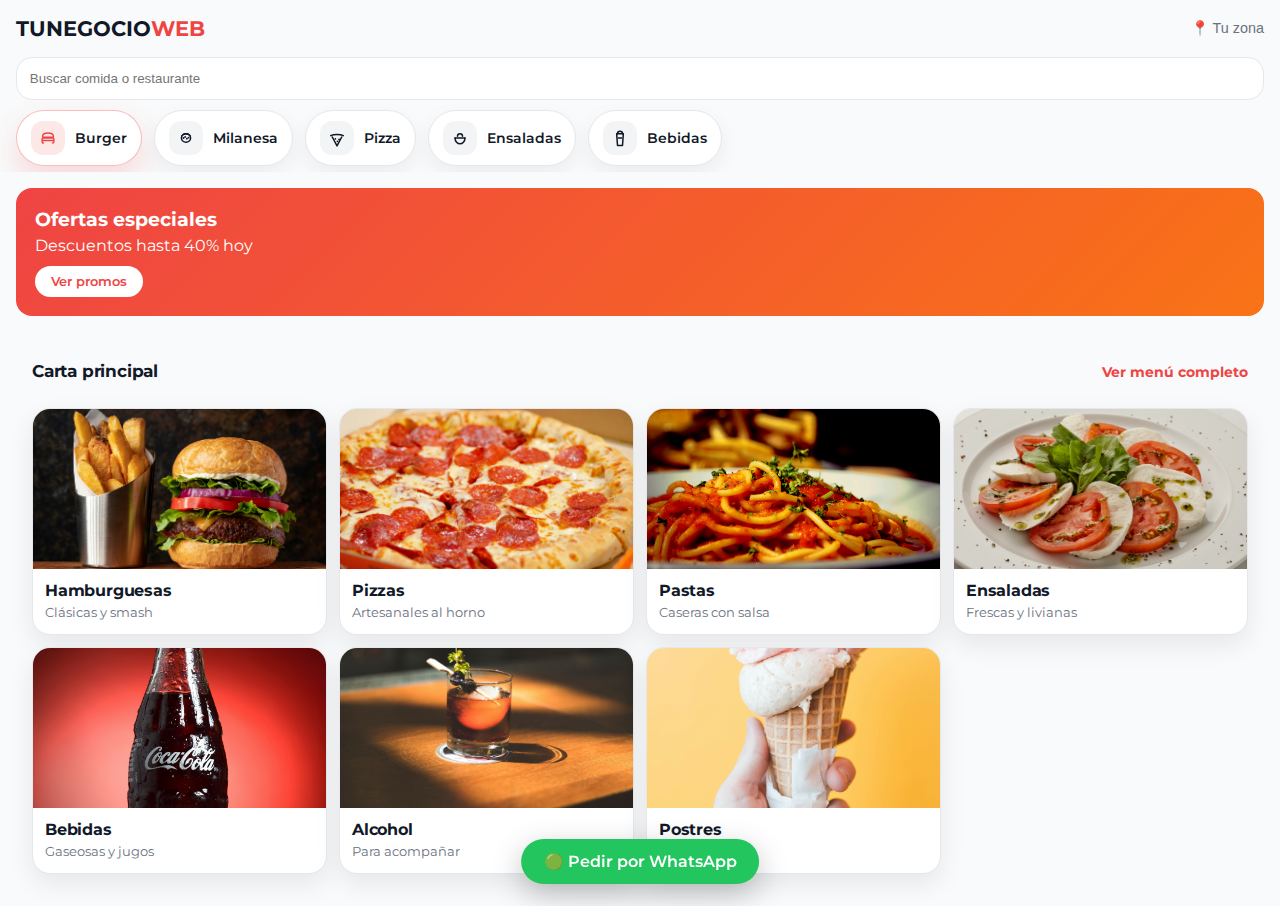
<file: index.html>
<!DOCTYPE html>
<html lang="es">
<head>
  <meta charset="UTF-8">
  <title>Tu Restaurante | Pedí Online</title>
  <meta name="viewport" content="width=device-width, initial-scale=1.0">

  <!-- Google Font -->
  <link rel="preconnect" href="https://fonts.googleapis.com">
  <link rel="preconnect" href="https://fonts.gstatic.com" crossorigin>
  <link href="https://fonts.googleapis.com/css2?family=Montserrat:wght@400;600;700&display=swap" rel="stylesheet">

  <link rel="stylesheet" href="styles.css">
</head>
<body>

  <!-- HEADER -->
  <header class="header">
    <h1 class="logo">TUNEGOCIO<span>WEB</span></h1>
    <button class="location-btn">📍 Tu zona</button>
  </header>

  <!-- BUSCADOR -->
  <section class="search">
    <input type="text" placeholder="Buscar comida o restaurante">
  </section>

  <!-- CATEGORÍAS -->
 <section class="catbar" aria-label="Categorías">
  <a class="cat-item is-active" href="#burgers">
    <span class="cat-ico" aria-hidden="true">
      <!-- Burger -->
      <svg viewBox="0 0 24 24">
        <path d="M6 11h12M6 15h12" fill="none" stroke="currentColor" stroke-width="1.8" stroke-linecap="round"/>
        <path d="M5.5 10.2c0-2.3 2.5-4.2 6.5-4.2s6.5 1.9 6.5 4.2" fill="none" stroke="currentColor" stroke-width="1.8" stroke-linecap="round"/>
        <path d="M6.5 18c-.8 0-1.5-.7-1.5-1.5V13c0-.6.4-1 1-1h12c.6 0 1 .4 1 1v3.5c0 .8-.7 1.5-1.5 1.5" fill="none" stroke="currentColor" stroke-width="1.8" stroke-linecap="round"/>
      </svg>
    </span>
    <span class="cat-label">Burger</span>
  </a>

  <a class="cat-item" href="#milanesas">
    <span class="cat-ico" aria-hidden="true">
      <!-- Milanesa -->
      <svg viewBox="0 0 24 24">
        <path d="M7 9.5c1.2-1.6 3-2.5 5-2.5s3.8.9 5 2.5" fill="none" stroke="currentColor" stroke-width="1.8" stroke-linecap="round"/>
        <path d="M6.5 12c0-2.8 2.5-5 5.5-5s5.5 2.2 5.5 5-2.5 5-5.5 5S6.5 14.8 6.5 12Z" fill="none" stroke="currentColor" stroke-width="1.8"/>
        <path d="M9 12h.01M11 10.7h.01M13 12.8h.01M15 11.6h.01" fill="none" stroke="currentColor" stroke-width="2.2" stroke-linecap="round"/>
      </svg>
    </span>
    <span class="cat-label">Milanesa</span>
  </a>

  <a class="cat-item" href="#pizzas">
    <span class="cat-ico" aria-hidden="true">
      <!-- Pizza -->
      <svg viewBox="0 0 24 24">
        <path d="M4.5 9.2C8 7.2 16 7.2 19.5 9.2" fill="none" stroke="currentColor" stroke-width="1.8" stroke-linecap="round"/>
        <path d="M6 10.2l6 11.3 6-11.3" fill="none" stroke="currentColor" stroke-width="1.8" stroke-linejoin="round"/>
        <path d="M10 13h.01M12.5 16h.01M14.5 13.8h.01" fill="none" stroke="currentColor" stroke-width="2.2" stroke-linecap="round"/>
      </svg>
    </span>
    <span class="cat-label">Pizza</span>
  </a>

  <a class="cat-item" href="#ensaladas">
    <span class="cat-ico" aria-hidden="true">
      <!-- Ensalada -->
      <svg viewBox="0 0 24 24">
        <path d="M6 12c0 4 3 7 6 7s6-3 6-7" fill="none" stroke="currentColor" stroke-width="1.8" stroke-linecap="round"/>
        <path d="M6 12h12" fill="none" stroke="currentColor" stroke-width="1.8" stroke-linecap="round"/>
        <path d="M9 10c0-1.7 1.4-3 3-3s3 1.3 3 3" fill="none" stroke="currentColor" stroke-width="1.8" stroke-linecap="round"/>
      </svg>
    </span>
    <span class="cat-label">Ensaladas</span>
  </a>

  <a class="cat-item" href="#bebidas">
    <span class="cat-ico" aria-hidden="true">
      <!-- Bebida -->
      <svg viewBox="0 0 24 24">
        <path d="M8 7h8l-1 14H9L8 7Z" fill="none" stroke="currentColor" stroke-width="1.8" stroke-linejoin="round"/>
        <path d="M9 7c0-2 1.5-3 3-3s3 1 3 3" fill="none" stroke="currentColor" stroke-width="1.8" stroke-linecap="round"/>
        <path d="M10 12h4" fill="none" stroke="currentColor" stroke-width="1.8" stroke-linecap="round"/>
      </svg>
    </span>
    <span class="cat-label">Bebidas</span>
  </a>
</section>

  <!-- PROMO -->
  <section class="promo">
    <div class="promo-card">
      <h2>Ofertas especiales</h2>
      <p>Descuentos hasta 40% hoy</p>
      <a href="#" class="btn">Ver promos</a>
    </div>
  </section>
   <!-- CARTA PRINCIPAL (VISTA APP - SIN PRECIOS) -->
<section class="dishes" id="carta">
  <div class="section-title">
    <h3>Carta principal</h3>
    <a class="see-all" href="menu-completo.html">Ver menú completo</a>
  </div>

  <div class="menu-grid">
    <a class="menu-tile" href="menu-completo.html#burgers">
      <img src="images/hamburguesa.jpg" alt="Hamburguesas">
      <div class="menu-meta">
        <h4>Hamburguesas</h4>
        <p>Clásicas y smash</p>
      </div>
    </a>

    <a class="menu-tile" href="menu-completo.html#pizzas">
      <img src="images/pizza.jpg" alt="Pizzas">
      <div class="menu-meta">
        <h4>Pizzas</h4>
        <p>Artesanales al horno</p>
      </div>
    </a>

    <a class="menu-tile" href="menu-completo.html#pastas">
      <img src="images/fideos.jpg" alt="Pastas">
      <div class="menu-meta">
        <h4>Pastas</h4>
        <p>Caseras con salsa</p>
      </div>
    </a>

    <a class="menu-tile" href="menu-completo.html#ensaladas">
      <img src="images/ensalada.jpg" alt="Ensaladas">
      <div class="menu-meta">
        <h4>Ensaladas</h4>
        <p>Frescas y livianas</p>
      </div>
    </a>

    <a class="menu-tile" href="menu-completo.html#bebidas">
      <img src="images/coca.jpg" alt="Bebidas">
      <div class="menu-meta">
        <h4>Bebidas</h4>
        <p>Gaseosas y jugos</p>
      </div>
    </a>

    <a class="menu-tile" href="menu-completo.html#bebidas">
      <img src="images/alcohol.jpg" alt="Alcohol">
      <div class="menu-meta">
        <h4>Alcohol</h4>
        <p>Para acompañar</p>
      </div>
    </a>

    <a class="menu-tile" href="menu-completo.html#postres">
      <img src="images/helado.jpg" alt="Postres">
      <div class="menu-meta">
        <h4>Postres</h4>
        <p>Dulce final</p>
      </div>
    </a>
  </div>
</section>

 

  <!-- BOTÓN WHATSAPP -->
  <a href="#" class="whatsapp-btn">🟢 Pedir por WhatsApp</a>
<script>
  const categories = document.querySelectorAll(".cat-item");

  categories.forEach(cat => {
    cat.addEventListener("click", (e) => {
      e.preventDefault(); // evita el salto brusco

      // activo visual
      categories.forEach(c => c.classList.remove("is-active"));
      cat.classList.add("is-active");

      // scroll a la sección
      const targetId = cat.getAttribute("href");
      const target = document.querySelector(targetId);

      if (target) {
        target.scrollIntoView({
          behavior: "smooth",
          block: "start"
        });
      }
    });
  });
</script>


</body>
</html>
</file>
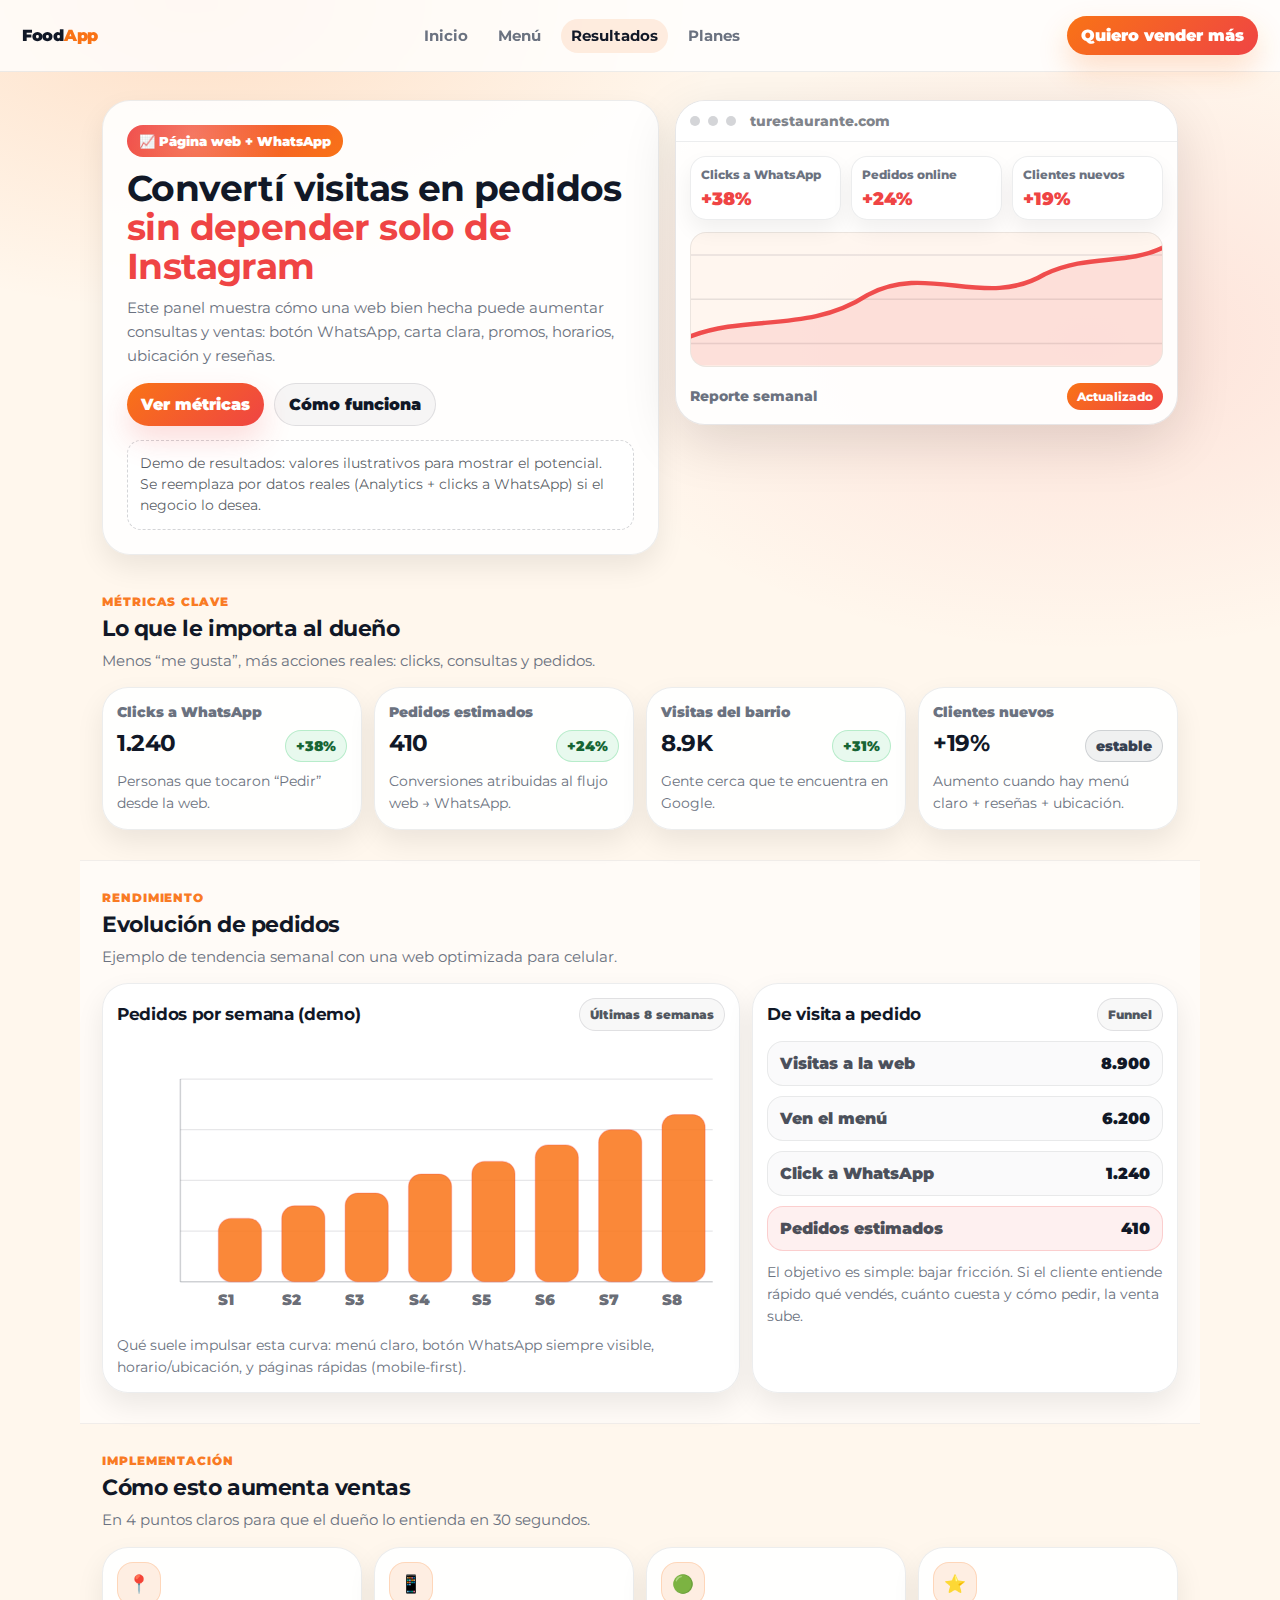
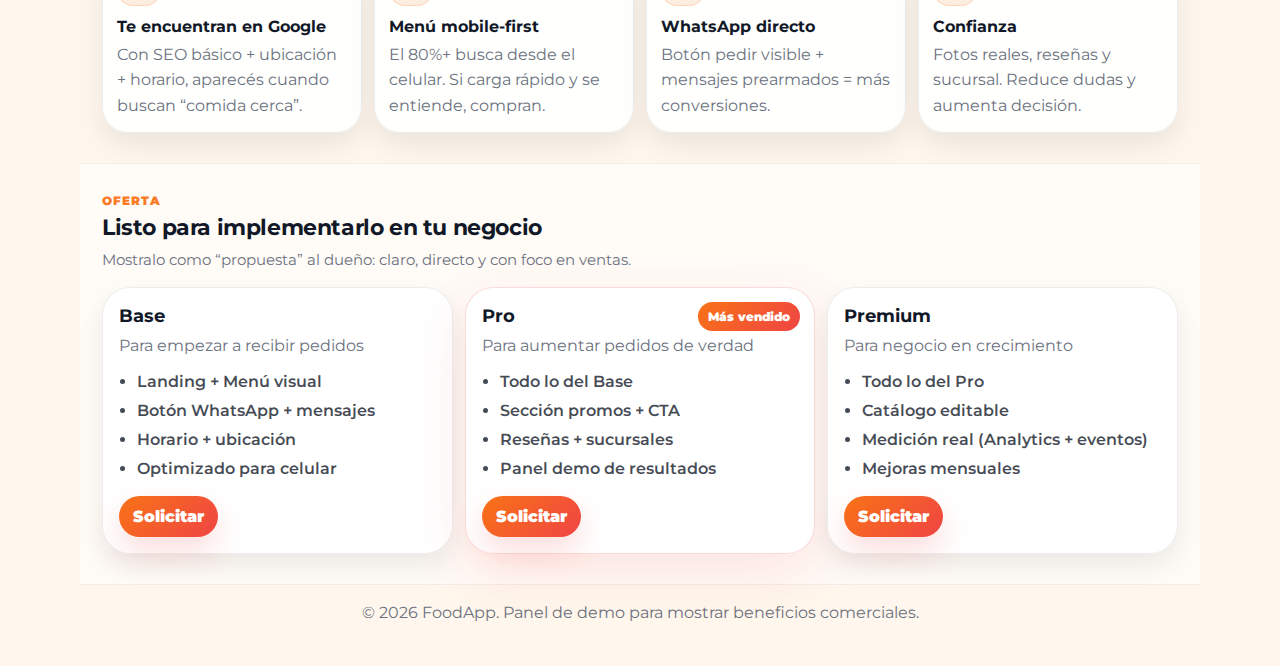
<file: impacto.html>
<!DOCTYPE html>
<html lang="es">
<head>
  <meta charset="UTF-8" />
  <title>FoodApp | Resultados y Ventas</title>
  <meta name="viewport" content="width=device-width, initial-scale=1.0" />

  <!-- Font -->
  <link rel="preconnect" href="https://fonts.googleapis.com">
  <link rel="preconnect" href="https://fonts.gstatic.com" crossorigin>
  <link href="https://fonts.googleapis.com/css2?family=Montserrat:wght@400;600;700;800&display=swap" rel="stylesheet">

  <link rel="stylesheet" href="styles-impacto.css">
</head>

<body>
  <!-- TOPBAR -->
  <header class="topbar">
    <a class="brand" href="index.html">Food<span>App</span></a>

    <nav class="nav">
      <a class="nav-link" href="index.html">Inicio</a>
      <a class="nav-link" href="menu.html">Menú</a>
      <a class="nav-link is-active" href="impacto.html">Resultados</a>
      <a class="nav-link" href="#planes">Planes</a>
    </nav>

    <a class="cta" href="#planes">Quiero vender más</a>
  </header>

  <main class="page">

    <!-- HERO -->
    <section class="hero">
      <div class="hero-card">
        <p class="pill">📈 Página web + WhatsApp</p>
        <h1>Convertí visitas en pedidos<br><span>sin depender solo de Instagram</span></h1>

        <p class="hero-text">
          Este panel muestra cómo una web bien hecha puede aumentar consultas y ventas:
          botón WhatsApp, carta clara, promos, horarios, ubicación y reseñas.
        </p>

        <div class="hero-actions">
          <a class="btn btn-primary" href="#kpis">Ver métricas</a>
          <a class="btn btn-ghost" href="#como">Cómo funciona</a>
        </div>

        <div class="note">
          Demo de resultados: valores ilustrativos para mostrar el potencial.
          Se reemplaza por datos reales (Analytics + clicks a WhatsApp) si el negocio lo desea.
        </div>
      </div>

      <div class="hero-media" aria-hidden="true">
        <div class="screen">
          <div class="screen-top">
            <span class="dot"></span><span class="dot"></span><span class="dot"></span>
            <span class="screen-url">turestaurante.com</span>
          </div>

          <div class="screen-body">
            <div class="mini-kpis">
              <div class="mini">
                <span class="mini-title">Clicks a WhatsApp</span>
                <strong class="mini-val">+38%</strong>
              </div>
              <div class="mini">
                <span class="mini-title">Pedidos online</span>
                <strong class="mini-val">+24%</strong>
              </div>
              <div class="mini">
                <span class="mini-title">Clientes nuevos</span>
                <strong class="mini-val">+19%</strong>
              </div>
            </div>

            <!-- mini chart -->
            <svg class="spark" viewBox="0 0 320 90" role="img" aria-label="Tendencia de pedidos">
              <path class="gridline" d="M0 75H320"></path>
              <path class="gridline" d="M0 45H320"></path>
              <path class="gridline" d="M0 15H320"></path>

              <path class="line" d="M0 70 C40 55, 80 68, 120 42 C160 20, 200 52, 240 28 C270 14, 295 22, 320 10"></path>
              <path class="fill" d="M0 70 C40 55, 80 68, 120 42 C160 20, 200 52, 240 28 C270 14, 295 22, 320 10 L320 90 L0 90 Z"></path>
            </svg>

            <div class="screen-footer">
              <span>Reporte semanal</span>
              <span class="badge">Actualizado</span>
            </div>
          </div>
        </div>
      </div>
    </section>

    <!-- KPIs -->
    <section id="kpis" class="section">
      <div class="section-head">
        <p class="kicker">Métricas clave</p>
        <h2>Lo que le importa al dueño</h2>
        <p class="sub">Menos “me gusta”, más acciones reales: clicks, consultas y pedidos.</p>
      </div>

      <div class="kpi-grid">
        <article class="kpi">
          <span class="kpi-label">Clicks a WhatsApp</span>
          <div class="kpi-row">
            <strong class="kpi-val">1.240</strong>
            <span class="kpi-delta up">+38%</span>
          </div>
          <p class="kpi-note">Personas que tocaron “Pedir” desde la web.</p>
        </article>

        <article class="kpi">
          <span class="kpi-label">Pedidos estimados</span>
          <div class="kpi-row">
            <strong class="kpi-val">410</strong>
            <span class="kpi-delta up">+24%</span>
          </div>
          <p class="kpi-note">Conversiones atribuidas al flujo web → WhatsApp.</p>
        </article>

        <article class="kpi">
          <span class="kpi-label">Visitas del barrio</span>
          <div class="kpi-row">
            <strong class="kpi-val">8.9K</strong>
            <span class="kpi-delta up">+31%</span>
          </div>
          <p class="kpi-note">Gente cerca que te encuentra en Google.</p>
        </article>

        <article class="kpi">
          <span class="kpi-label">Clientes nuevos</span>
          <div class="kpi-row">
            <strong class="kpi-val">+19%</strong>
            <span class="kpi-delta flat">estable</span>
          </div>
          <p class="kpi-note">Aumento cuando hay menú claro + reseñas + ubicación.</p>
        </article>
      </div>
    </section>

    <!-- CHARTS -->
    <section class="section section-alt">
      <div class="section-head">
        <p class="kicker">Rendimiento</p>
        <h2>Evolución de pedidos</h2>
        <p class="sub">Ejemplo de tendencia semanal con una web optimizada para celular.</p>
      </div>

      <div class="charts">
        <article class="chart-card">
          <div class="chart-head">
            <h3>Pedidos por semana (demo)</h3>
            <span class="chip">Últimas 8 semanas</span>
          </div>

          <svg class="bar" viewBox="0 0 480 220" role="img" aria-label="Barras de pedidos por semana">
            <!-- grid -->
            <path class="g" d="M50 30H470"></path>
            <path class="g" d="M50 70H470"></path>
            <path class="g" d="M50 110H470"></path>
            <path class="g" d="M50 150H470"></path>
            <path class="axis" d="M50 190H470"></path>
            <path class="axis" d="M50 30V190"></path>

            <!-- bars (x=80..450) -->
            <rect class="b" x="80"  y="140" width="34" height="50" rx="10"></rect>
            <rect class="b" x="130" y="130" width="34" height="60" rx="10"></rect>
            <rect class="b" x="180" y="120" width="34" height="70" rx="10"></rect>
            <rect class="b" x="230" y="105" width="34" height="85" rx="10"></rect>
            <rect class="b" x="280" y="95"  width="34" height="95" rx="10"></rect>
            <rect class="b" x="330" y="82"  width="34" height="108" rx="10"></rect>
            <rect class="b" x="380" y="70"  width="34" height="120" rx="10"></rect>
            <rect class="b" x="430" y="58"  width="34" height="132" rx="10"></rect>

            <!-- labels -->
            <text class="t" x="80"  y="208">S1</text>
            <text class="t" x="130" y="208">S2</text>
            <text class="t" x="180" y="208">S3</text>
            <text class="t" x="230" y="208">S4</text>
            <text class="t" x="280" y="208">S5</text>
            <text class="t" x="330" y="208">S6</text>
            <text class="t" x="380" y="208">S7</text>
            <text class="t" x="430" y="208">S8</text>
          </svg>

          <p class="chart-note">
            Qué suele impulsar esta curva: menú claro, botón WhatsApp siempre visible, horario/ubicación,
            y páginas rápidas (mobile-first).
          </p>
        </article>

        <article class="chart-card">
          <div class="chart-head">
            <h3>De visita a pedido</h3>
            <span class="chip">Funnel</span>
          </div>

          <div class="funnel">
            <div class="step">
              <span class="name">Visitas a la web</span>
              <strong class="val">8.900</strong>
            </div>
            <div class="step">
              <span class="name">Ven el menú</span>
              <strong class="val">6.200</strong>
            </div>
            <div class="step">
              <span class="name">Click a WhatsApp</span>
              <strong class="val">1.240</strong>
            </div>
            <div class="step highlight">
              <span class="name">Pedidos estimados</span>
              <strong class="val">410</strong>
            </div>
          </div>

          <p class="chart-note">
            El objetivo es simple: bajar fricción. Si el cliente entiende rápido qué vendés,
            cuánto cuesta y cómo pedir, la venta sube.
          </p>
        </article>
      </div>
    </section>

    <!-- COMO FUNCIONA -->
    <section id="como" class="section">
      <div class="section-head">
        <p class="kicker">Implementación</p>
        <h2>Cómo esto aumenta ventas</h2>
        <p class="sub">En 4 puntos claros para que el dueño lo entienda en 30 segundos.</p>
      </div>

      <div class="how">
        <article class="how-card">
          <div class="ico">📍</div>
          <h3>Te encuentran en Google</h3>
          <p>Con SEO básico + ubicación + horario, aparecés cuando buscan “comida cerca”.</p>
        </article>

        <article class="how-card">
          <div class="ico">📱</div>
          <h3>Menú mobile-first</h3>
          <p>El 80%+ busca desde el celular. Si carga rápido y se entiende, compran.</p>
        </article>

        <article class="how-card">
          <div class="ico">🟢</div>
          <h3>WhatsApp directo</h3>
          <p>Botón pedir visible + mensajes prearmados = más conversiones.</p>
        </article>

        <article class="how-card">
          <div class="ico">⭐</div>
          <h3>Confianza</h3>
          <p>Fotos reales, reseñas y sucursal. Reduce dudas y aumenta decisión.</p>
        </article>
      </div>
    </section>

    <!-- PLANES -->
    <section id="planes" class="section section-alt">
      <div class="section-head">
        <p class="kicker">Oferta</p>
        <h2>Listo para implementarlo en tu negocio</h2>
        <p class="sub">Mostralo como “propuesta” al dueño: claro, directo y con foco en ventas.</p>
      </div>

      <div class="plans">
        <article class="plan">
          <h3>Base</h3>
          <p class="plan-sub">Para empezar a recibir pedidos</p>
          <ul>
            <li>Landing + Menú visual</li>
            <li>Botón WhatsApp + mensajes</li>
            <li>Horario + ubicación</li>
            <li>Optimizado para celular</li>
          </ul>
          <a class="btn btn-primary" href="https://wa.me/5491112345678?text=Hola!%20Quiero%20el%20plan%20Base" target="_blank" rel="noopener">Solicitar</a>
        </article>

        <article class="plan pro">
          <div class="tag">Más vendido</div>
          <h3>Pro</h3>
          <p class="plan-sub">Para aumentar pedidos de verdad</p>
          <ul>
            <li>Todo lo del Base</li>
            <li>Sección promos + CTA</li>
            <li>Reseñas + sucursales</li>
            <li>Panel demo de resultados</li>
          </ul>
          <a class="btn btn-primary" href="https://wa.me/5491112345678?text=Hola!%20Quiero%20el%20plan%20Pro" target="_blank" rel="noopener">Solicitar</a>
        </article>

        <article class="plan">
          <h3>Premium</h3>
          <p class="plan-sub">Para negocio en crecimiento</p>
          <ul>
            <li>Todo lo del Pro</li>
            <li>Catálogo editable</li>
            <li>Medición real (Analytics + eventos)</li>
            <li>Mejoras mensuales</li>
          </ul>
          <a class="btn btn-primary" href="https://wa.me/5491112345678?text=Hola!%20Quiero%20el%20plan%20Premium" target="_blank" rel="noopener">Solicitar</a>
        </article>
      </div>
    </section>

    <footer class="footer">
      <p>© <span id="year"></span> FoodApp. Panel de demo para mostrar beneficios comerciales.</p>
    </footer>
  </main>

  <script>
    document.getElementById("year").textContent = new Date().getFullYear();
  </script>
</body>
</html>
</file>
<file: styles.css>
/* RESET */
* {
  margin: 0;
  padding: 0;
  box-sizing: border-box;
}

/* VARIABLES */
:root {
  --primary: #ef4444;
  --bg: #f9fafb;
  --card: #ffffff;
  --text: #111827;
  --muted: #6b7280;
  --radius: 16px;
}

/* BODY */
body {
  font-family: "Montserrat", sans-serif;
  background: var(--bg);
  color: var(--text);
}

/* HEADER */
.header {
  display: flex;
  justify-content: space-between;
  align-items: center;
  padding: 1rem;
}

.logo {
  font-size: 1.3rem;
  font-weight: 700;
}

.logo span {
  color: var(--primary);
}

.location-btn {
  background: transparent;
  border: none;
  font-size: 0.9rem;
  color: var(--muted);
}

/* SEARCH */
.search {
  padding: 0 1rem;
}

.search input {
  width: 100%;
  padding: 0.8rem;
  border-radius: var(--radius);
  border: 1px solid #e5e7eb;
}
/* CATEGORÍAS CON ÍCONOS (tipo app) */
.catbar {
  display: flex;
  gap: 12px;
  padding: 10px 16px 6px;
  overflow-x: auto;
  -webkit-overflow-scrolling: touch;
  scroll-snap-type: x mandatory;
}

.catbar::-webkit-scrollbar { height: 0; }

.cat-item {
  flex: 0 0 auto;
  display: inline-flex;
  align-items: center;
  gap: 10px;
  padding: 10px 14px;
  background: #ffffff;
  border: 1px solid #e5e7eb;
  border-radius: 999px;
  text-decoration: none;
  color: var(--text);
  box-shadow: 0 8px 22px rgba(0,0,0,0.06);
  scroll-snap-align: start;
  transition: transform .15s ease, box-shadow .15s ease, border-color .15s ease;
}

.cat-item:active { transform: scale(0.98); }

.cat-ico {
  width: 34px;
  height: 34px;
  border-radius: 12px;
  display: grid;
  place-items: center;
  background: #f3f4f6;
  color: #111827;
}

.cat-ico svg {
  width: 20px;
  height: 20px;
}

.cat-label {
  font-size: 0.9rem;
  font-weight: 600;
  white-space: nowrap;
}

/* Estado activo (seleccionado) */
.cat-item.is-active {
  border-color: rgba(239,68,68,0.35);
  box-shadow: 0 14px 30px rgba(239,68,68,0.18);
}

.cat-item.is-active .cat-ico {
  background: rgba(239,68,68,0.12);
  color: #ef4444;
}

/* CATEGORIES */
.categories {
  display: flex;
  gap: 0.6rem;
  padding: 1rem;
  overflow-x: auto;
}

.categories button {
  padding: 0.6rem 1rem;
  border-radius: 999px;
  border: none;
  background: #f3f4f6;
  font-size: 0.85rem;
  white-space: nowrap;
}

/* PROMO */
.promo {
  padding: 1rem;
}

.promo-card {
  background: linear-gradient(135deg, #ef4444, #f97316);
  color: white;
  padding: 1.2rem;
  border-radius: var(--radius);
}

.promo-card h2 {
  font-size: 1.2rem;
  margin-bottom: 0.3rem;
}

.btn {
  display: inline-block;
  margin-top: 0.7rem;
  background: white;
  color: #ef4444;
  padding: 0.5rem 1rem;
  border-radius: 999px;
  font-size: 0.8rem;
  text-decoration: none;
  font-weight: 600;
}

/* DISHES */
.dishes {
  padding: 1rem;
}

.dishes h3 {
  margin-bottom: 0.8rem;
}

.dish-card {
  display: flex;
  gap: 0.8rem;
  background: var(--card);
  border-radius: var(--radius);
  padding: 0.6rem;
  margin-bottom: 0.8rem;
  box-shadow: 0 6px 18px rgba(0,0,0,0.06);
}

.dish-card img {
  width: 70px;
  height: 70px;
  object-fit: cover;
  border-radius: 12px;
}

.dish-card h4 {
  font-size: 0.95rem;
}

.dish-card p {
  font-size: 0.75rem;
  color: var(--muted);
}

/* WHATSAPP */
.whatsapp-btn {
  position: fixed;
  bottom: 16px;
  left: 50%;
  transform: translateX(-50%);
  background: #22c55e;
  color: white;
  padding: 0.8rem 1.4rem;
  border-radius: 999px;
  text-decoration: none;
  font-weight: 600;
  box-shadow: 0 10px 30px rgba(0,0,0,0.25);
}
html {
  scroll-behavior: smooth;
}
/* =========================
   CARTA PRINCIPAL (APP GRID)
   SIN PRECIOS
========================= */

.section-title{
  display:flex;
  align-items: baseline;
  justify-content: space-between;
  gap: 12px;
  padding: 0 1rem;
  margin: 0.8rem 0 0.9rem;
}

.section-title h3{
  font-size: 1.05rem;
  letter-spacing: -0.2px;
}

.see-all{
  text-decoration:none;
  font-weight: 700;
  font-size: .86rem;
  color: var(--primary);
}

/* Grid */
.menu-grid{
  display:grid;
  grid-template-columns: repeat(2, minmax(0, 1fr));
  gap: 12px;
  padding: 0 1rem 1rem;
}

/* Tile (link completo) */
.menu-tile{
  background: #fff;
  border: 1px solid #e5e7eb;
  border-radius: 18px;
  overflow: hidden;
  text-decoration: none;
  color: var(--text);
  box-shadow: 0 10px 26px rgba(0,0,0,0.08);
  transition: transform .15s ease, box-shadow .15s ease;
  display:flex;
  flex-direction: column;
}

.menu-tile:active{
  transform: scale(0.99);
}

/* Imagen controlada */
.menu-tile img{
  width: 100%;
  height: 150px;       /* clave: no se rompe */
  object-fit: cover;
  display:block;
}

/* Texto */
.menu-meta{
  padding: 12px;
}

.menu-meta h4{
  font-size: .98rem;
  letter-spacing: -0.2px;
  margin-bottom: 4px;
}

.menu-meta p{
  font-size: .80rem;
  color: var(--muted);
  line-height: 1.4;
}

/* Desktop */
@media (min-width: 900px){
  .menu-grid{
    grid-template-columns: repeat(4, minmax(0, 1fr));
  }
  .menu-tile img{
    height: 160px;
  }
}
</file>
<file: styles-impacto.css>
/* RESET */
*{ margin:0; padding:0; box-sizing:border-box; }
:root{
  --bg:#fff7ed;
  --paper:#ffffff;
  --text:#111827;
  --muted:#6b7280;
  --border: rgba(17,24,39,.10);

  --accent:#f97316;
  --accent2:#ef4444;

  --r:18px;
  --max:1120px;

  --shadow: 0 18px 55px rgba(0,0,0,.12);
  --shadowSoft: 0 12px 28px rgba(0,0,0,.08);
}

html{ scroll-behavior:smooth; }
body{
  font-family:"Montserrat", system-ui, -apple-system, Segoe UI, sans-serif;
  color:var(--text);
  background:
    radial-gradient(900px 520px at 15% 0%, rgba(249,115,22,.18), transparent 60%),
    radial-gradient(900px 520px at 85% 15%, rgba(239,68,68,.12), transparent 60%),
    var(--bg);
}

/* TOPBAR */
.topbar{
  position:sticky; top:0; z-index:50;
  background: rgba(255,255,255,.78);
  backdrop-filter: blur(10px);
  border-bottom: 1px solid rgba(17,24,39,.08);
  display:flex; align-items:center; justify-content:space-between;
  gap:14px;
  padding:14px 16px;
}
.brand{
  text-decoration:none;
  font-weight:900;
  color:var(--text);
  letter-spacing:-.3px;
}
.brand span{ color:var(--accent); }

.nav{ display:none; gap:10px; }
.nav-link{
  text-decoration:none;
  color:var(--muted);
  font-weight:700;
  font-size:.92rem;
  padding:8px 10px;
  border-radius:999px;
}
.nav-link.is-active{
  color:var(--text);
  background: rgba(249,115,22,.12);
}

.cta{
  text-decoration:none;
  font-weight:900;
  color:#fff;
  background: linear-gradient(135deg, var(--accent), var(--accent2));
  padding:10px 14px;
  border-radius:999px;
  box-shadow: 0 14px 30px rgba(249,115,22,.22);
}

.page{ max-width:var(--max); margin:0 auto; }

/* HERO */
.hero{
  display:grid;
  grid-template-columns: 1fr;
  gap:16px;
  padding: 18px 16px 8px;
}

.hero-card{
  background: rgba(255,255,255,.88);
  border: 1px solid rgba(17,24,39,.08);
  border-radius: calc(var(--r) + 10px);
  padding: 18px;
  box-shadow: var(--shadowSoft);
}

.pill{
  display:inline-flex;
  width:fit-content;
  font-weight:900;
  font-size:.82rem;
  color:#fff;
  padding:8px 12px;
  border-radius:999px;
  background:
    radial-gradient(circle at 30% 30%, rgba(255,255,255,.22), transparent 60%),
    linear-gradient(135deg, var(--accent2), var(--accent));
  margin-bottom: 12px;
}

.hero-card h1{
  font-size: 1.65rem;
  line-height:1.08;
  letter-spacing:-.6px;
}
.hero-card h1 span{ color: var(--accent2); }

.hero-text{
  margin-top: 10px;
  color: var(--muted);
  line-height:1.6;
  font-size:.95rem;
  max-width: 62ch;
}

.hero-actions{
  display:flex;
  flex-wrap:wrap;
  gap:10px;
  margin-top: 14px;
}

.btn{
  display:inline-flex;
  align-items:center;
  justify-content:center;
  gap:8px;
  text-decoration:none;
  font-weight:900;
  border-radius:999px;
  padding: 11px 14px;
}
.btn-primary{
  color:#fff;
  background: linear-gradient(135deg, var(--accent), var(--accent2));
  box-shadow: 0 14px 30px rgba(239,68,68,.18);
}
.btn-ghost{
  color: var(--text);
  background: rgba(17,24,39,.04);
  border: 1px solid rgba(17,24,39,.10);
}

.note{
  margin-top: 14px;
  color: rgba(17,24,39,.72);
  font-size: .86rem;
  line-height: 1.55;
  padding: 12px 12px;
  border-radius: 14px;
  border: 1px dashed rgba(17,24,39,.18);
  background: rgba(255,255,255,.75);
}

.hero-media{ border-radius: calc(var(--r) + 12px); }

.screen{
  border-radius: calc(var(--r) + 12px);
  border: 1px solid rgba(17,24,39,.10);
  background: rgba(255,255,255,.90);
  box-shadow: var(--shadow);
  overflow:hidden;
}

.screen-top{
  display:flex; align-items:center; gap:8px;
  padding: 12px 14px;
  border-bottom: 1px solid rgba(17,24,39,.08);
  background: rgba(255,255,255,.85);
}
.dot{ width:10px; height:10px; border-radius:999px; background: rgba(17,24,39,.18); }
.screen-url{ margin-left: 6px; color: rgba(17,24,39,.55); font-weight:800; font-size:.86rem; }

.screen-body{ padding: 14px; }

.mini-kpis{
  display:grid;
  grid-template-columns: repeat(3, minmax(0, 1fr));
  gap: 10px;
}
.mini{
  border: 1px solid rgba(17,24,39,.08);
  background: rgba(255,255,255,.92);
  border-radius: 16px;
  padding: 10px;
  box-shadow: 0 10px 22px rgba(0,0,0,.06);
}
.mini-title{ display:block; color: var(--muted); font-size:.78rem; font-weight:800; }
.mini-val{
  display:block;
  margin-top: 6px;
  font-weight: 900;
  color: var(--accent2);
  font-size: 1.1rem;
}

.spark{
  width: 100%;
  height: auto;
  margin-top: 12px;
  border-radius: 16px;
  background: rgba(249,115,22,.06);
  border: 1px solid rgba(17,24,39,.08);
}
.gridline{ stroke: rgba(17,24,39,.10); stroke-width:1; }
.line{
  fill:none;
  stroke: rgba(239,68,68,.95);
  stroke-width:3;
  stroke-linecap:round;
}
.fill{
  fill: rgba(239,68,68,.12);
  stroke: none;
}

.screen-footer{
  display:flex; justify-content:space-between; align-items:center;
  margin-top: 12px;
  color: var(--muted);
  font-weight:800;
  font-size:.86rem;
}
.badge{
  color:#fff;
  background: linear-gradient(135deg, var(--accent), var(--accent2));
  padding: 6px 10px;
  border-radius: 999px;
  font-size: .78rem;
}

/* SECTION */
.section{ padding: 22px 16px; }
.section-alt{
  background: rgba(255,255,255,.55);
  border-top: 1px solid rgba(17,24,39,.06);
  border-bottom: 1px solid rgba(17,24,39,.06);
}

.section-head{ margin-bottom: 14px; }
.kicker{
  font-weight: 900;
  letter-spacing: .08em;
  text-transform: uppercase;
  color: rgba(249,115,22,.95);
  font-size: .72rem;
}
.section-head h2{
  font-size: 1.35rem;
  letter-spacing: -0.4px;
  margin-top: 6px;
}
.sub{
  margin-top: 8px;
  color: var(--muted);
  line-height: 1.6;
  font-size: .95rem;
  max-width: 80ch;
}

/* KPI */
.kpi-grid{
  display:grid;
  grid-template-columns: 1fr;
  gap: 12px;
}

.kpi{
  background: rgba(255,255,255,.92);
  border: 1px solid rgba(17,24,39,.08);
  border-radius: calc(var(--r) + 8px);
  padding: 14px;
  box-shadow: var(--shadowSoft);
}
.kpi-label{ color: var(--muted); font-weight:900; font-size:.86rem; }
.kpi-row{
  display:flex; align-items:baseline; justify-content:space-between;
  margin-top: 8px;
}
.kpi-val{ font-size: 1.45rem; letter-spacing:-.5px; }
.kpi-delta{
  font-weight:900;
  font-size: .9rem;
  padding: 6px 10px;
  border-radius: 999px;
  border: 1px solid rgba(17,24,39,.10);
  background: rgba(17,24,39,.03);
}
.kpi-delta.up{
  border-color: rgba(34,197,94,.25);
  background: rgba(34,197,94,.10);
  color: #166534;
}
.kpi-delta.flat{
  border-color: rgba(107,114,128,.25);
  background: rgba(107,114,128,.10);
  color: #374151;
}
.kpi-note{
  margin-top: 8px;
  color: var(--muted);
  line-height: 1.55;
  font-size: .9rem;
}

/* Charts */
.charts{
  display:grid;
  grid-template-columns: 1fr;
  gap: 12px;
}
.chart-card{
  background: rgba(255,255,255,.92);
  border: 1px solid rgba(17,24,39,.08);
  border-radius: calc(var(--r) + 8px);
  padding: 14px;
  box-shadow: var(--shadowSoft);
}
.chart-head{
  display:flex; align-items:center; justify-content:space-between;
  gap: 10px;
  margin-bottom: 10px;
}
.chart-head h3{ font-size: 1.05rem; letter-spacing:-.3px; }
.chip{
  border: 1px solid rgba(17,24,39,.10);
  background: rgba(17,24,39,.03);
  padding: 8px 10px;
  border-radius: 999px;
  font-weight: 900;
  font-size: .78rem;
  color: rgba(17,24,39,.72);
}

.bar{ width: 100%; height:auto; }
.g{ stroke: rgba(17,24,39,.10); stroke-width:1; }
.axis{ stroke: rgba(17,24,39,.20); stroke-width:1.2; }
.b{
  fill: rgba(249,115,22,.85);
  stroke: rgba(239,68,68,.25);
  stroke-width: 1;
}
.t{ font-size: 12px; fill: rgba(17,24,39,.65); font-weight: 900; }

.chart-note{
  margin-top: 10px;
  color: var(--muted);
  line-height: 1.55;
  font-size: .9rem;
}

/* Funnel */
.funnel{ display:grid; gap:10px; margin-top: 6px; }
.step{
  display:flex; align-items:center; justify-content:space-between;
  padding: 12px 12px;
  border-radius: 16px;
  border: 1px solid rgba(17,24,39,.08);
  background: rgba(17,24,39,.02);
}
.step.highlight{
  background: rgba(239,68,68,.08);
  border-color: rgba(239,68,68,.20);
}
.step .name{ color: rgba(17,24,39,.75); font-weight:900; }
.step .val{ font-weight: 900; }

/* How */
.how{
  display:grid;
  grid-template-columns: 1fr;
  gap: 12px;
}
.how-card{
  background: rgba(255,255,255,.92);
  border: 1px solid rgba(17,24,39,.08);
  border-radius: calc(var(--r) + 8px);
  padding: 14px;
  box-shadow: var(--shadowSoft);
}
.ico{
  width: 44px; height: 44px;
  border-radius: 16px;
  display:grid; place-items:center;
  background: rgba(249,115,22,.12);
  border: 1px solid rgba(249,115,22,.20);
  font-size: 1.1rem;
}
.how-card h3{ margin-top: 10px; font-size: 1.02rem; }
.how-card p{ margin-top: 6px; color: var(--muted); line-height: 1.6; }

/* Plans */
.plans{
  display:grid;
  grid-template-columns: 1fr;
  gap: 12px;
}
.plan{
  background: rgba(255,255,255,.92);
  border: 1px solid rgba(17,24,39,.08);
  border-radius: calc(var(--r) + 10px);
  padding: 16px;
  box-shadow: var(--shadowSoft);
  position: relative;
}
.plan h3{ font-size: 1.15rem; }
.plan-sub{ margin-top: 6px; color: var(--muted); line-height: 1.6; }
.plan ul{
  margin-top: 10px;
  padding-left: 18px;
  color: rgba(17,24,39,.78);
  line-height: 1.8;
  font-weight: 600;
}
.plan .btn{ margin-top: 12px; width: fit-content; }
.plan.pro{
  border-color: rgba(239,68,68,.20);
  box-shadow: 0 20px 55px rgba(239,68,68,.12);
}
.tag{
  position:absolute; top: 14px; right: 14px;
  background: linear-gradient(135deg, var(--accent), var(--accent2));
  color:#fff;
  padding: 7px 10px;
  border-radius: 999px;
  font-weight: 900;
  font-size: .78rem;
}

.footer{
  padding: 18px 16px 44px;
  color: var(--muted);
  text-align:center;
}

/* DESKTOP */
@media (min-width: 860px){
  .topbar{ padding: 16px 22px; }
  .nav{ display:flex; }

  .hero{
    grid-template-columns: 1.05fr .95fr;
    align-items: stretch;
    padding: 28px 22px 10px;
  }
  .hero-card{ padding: 24px; }
  .hero-card h1{ font-size: 2.25rem; }
  .section{ padding: 30px 22px; }

  .kpi-grid{ grid-template-columns: repeat(4, minmax(0,1fr)); }
  .charts{ grid-template-columns: 1.2fr .8fr; }
  .how{ grid-template-columns: repeat(4, minmax(0,1fr)); }
  .plans{ grid-template-columns: repeat(3, minmax(0,1fr)); }
}
</file>
